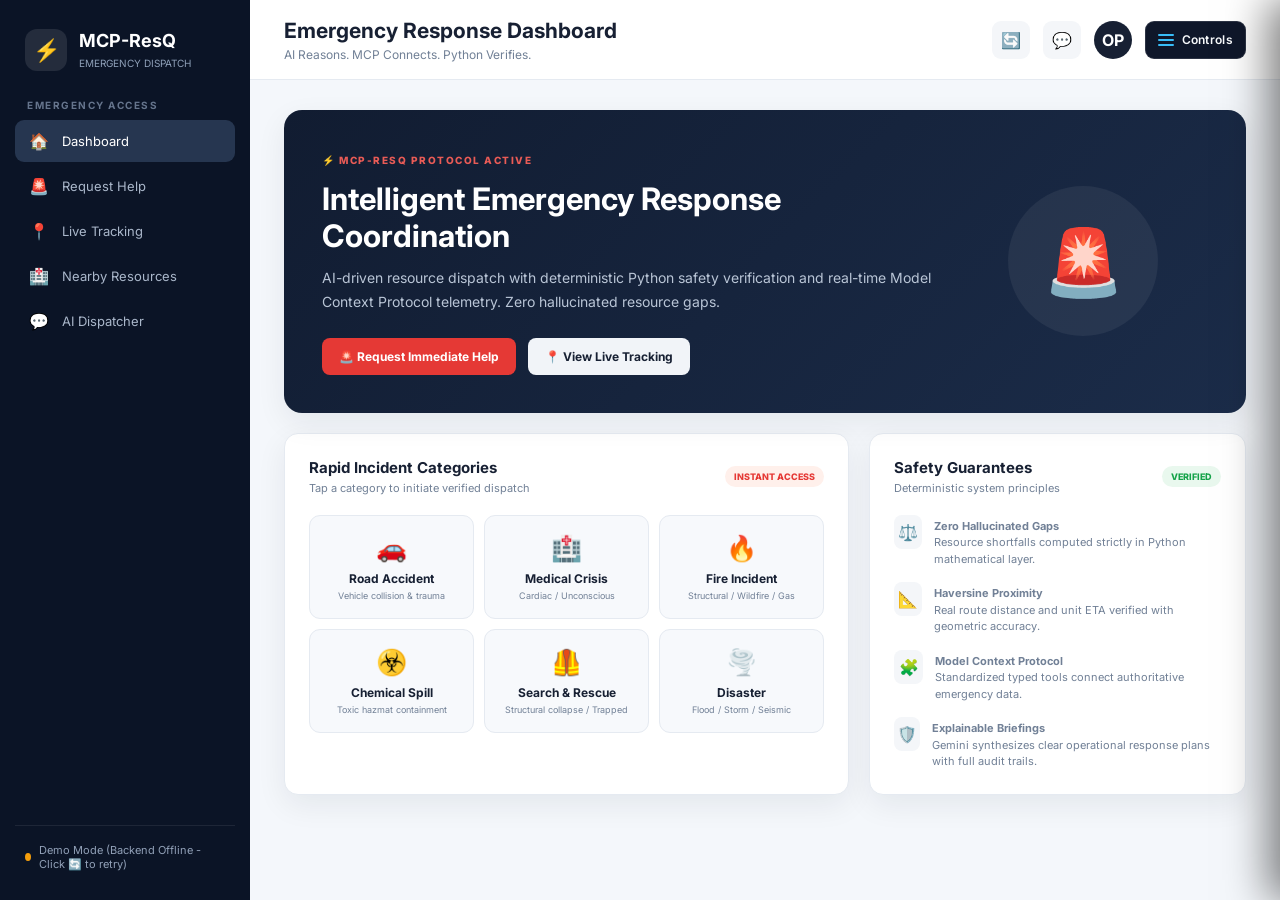
<file: index.html>
<!DOCTYPE html>
<html lang="en">
<head>
    <meta charset="UTF-8">
    <meta name="viewport" content="width=device-width, initial-scale=1.0">
    <title>MCP-ResQ — Emergency Resource Coordination Platform</title>
    <link rel="preconnect" href="https://fonts.googleapis.com">
    <link rel="preconnect" href="https://fonts.gstatic.com" crossorigin>
    <link href="https://fonts.googleapis.com/css2?family=Inter:wght@400;500;600;700;800&display=swap" rel="stylesheet">
    <link rel="stylesheet" href="style.css">
</head>
<body>
    <div class="app">
        <!-- Sidebar Navigation -->
        <aside class="sidebar">
            <div class="brand">
                <div class="brand-icon">⚡</div>
                <div>
                    <h2>MCP-ResQ</h2>
                    <span>EMERGENCY DISPATCH</span>
                </div>
            </div>

            <div class="nav-section">
                <p>EMERGENCY ACCESS</p>
                <button class="nav-item active" data-page="page-home" onclick="switchPage('page-home')">
                    <span>🏠</span>
                    <span>Dashboard</span>
                </button>
                <button class="nav-item" data-page="page-emergency" onclick="switchPage('page-emergency')">
                    <span>🚨</span>
                    <span>Request Help</span>
                </button>
                <button class="nav-item" data-page="page-tracking" onclick="switchPage('page-tracking')">
                    <span>📍</span>
                    <span>Live Tracking</span>
                </button>
                <button class="nav-item" data-page="page-nearby" onclick="switchPage('page-nearby')">
                    <span>🏥</span>
                    <span>Nearby Resources</span>
                </button>
                <button class="nav-item" data-page="page-chat" onclick="switchPage('page-chat')">
                    <span>💬</span>
                    <span>AI Dispatcher</span>
                </button>
            </div>

            <div class="sidebar-bottom">
                <div class="connection" onclick="refreshAllData()" style="cursor: pointer;" title="Click to test / reconnect backend">
                    <span class="connection-dot" id="backend-status-indicator"></span>
                    <span id="backend-status-text">Backend Connected</span>
                </div>
            </div>

        </aside>

        <!-- Main Workspace -->
        <main class="main">
            <!-- Topbar Header -->
            <header class="topbar">
                <div>
                    <h1 id="topbar-title">Emergency Response Dashboard</h1>
                    <p id="topbar-subtitle">AI Reasons. MCP Connects. Python Verifies.</p>
                </div>
                <div class="top-actions">
                    <button class="icon-button" title="Refresh Telemetry" onclick="refreshAllData()">🔄</button>
                    <button class="icon-button" title="Emergency AI Dispatcher" onclick="switchPage('page-chat')">💬</button>
                    <div class="profile" title="Operator Active">OP</div>
                    <button class="sandwich-btn" id="operator-sandwich-btn" onclick="toggleOperatorDrawer()" title="Operator & System Controls (☰)" aria-label="Toggle Operator Controls">
                        <span class="sandwich-lines">
                            <span></span>
                            <span></span>
                            <span></span>
                        </span>
                        <span class="sandwich-label">Controls</span>
                    </button>
                </div>
            </header>

            <div class="content">
                <!-- PAGE 1: HOME / DASHBOARD -->
                <section id="page-home" class="page active">
                    <div class="hero">
                        <div class="hero-content">
                            <span class="hero-label">⚡ MCP-RESQ PROTOCOL ACTIVE</span>
                            <h2>Intelligent Emergency Response Coordination</h2>
                            <p>AI-driven resource dispatch with deterministic Python safety verification and real-time Model Context Protocol telemetry. Zero hallucinated resource gaps.</p>
                            <div style="display: flex; gap: 12px; flex-wrap: wrap;">
                                <button class="primary-button" onclick="switchPage('page-emergency')">🚨 Request Immediate Help</button>
                                <button class="secondary-button" onclick="switchPage('page-tracking')">📍 View Live Tracking</button>
                            </div>
                        </div>
                        <div class="hero-icon">🚨</div>
                    </div>

                    <div class="home-grid">
                        <!-- Emergency Categories Card -->
                        <div class="card emergency-card">
                            <div class="card-header">
                                <div>
                                    <h3>Rapid Incident Categories</h3>
                                    <p>Tap a category to initiate verified dispatch</p>
                                </div>
                                <span class="status-badge responding">INSTANT ACCESS</span>
                            </div>

                            <div class="emergency-types">
                                <div class="emergency-type" onclick="quickReport('accident')">
                                    <span>🚗</span>
                                    <strong>Road Accident</strong>
                                    <small>Vehicle collision & trauma</small>
                                </div>
                                <div class="emergency-type" onclick="quickReport('medical')">
                                    <span>🏥</span>
                                    <strong>Medical Crisis</strong>
                                    <small>Cardiac / Unconscious</small>
                                </div>
                                <div class="emergency-type" onclick="quickReport('fire')">
                                    <span>🔥</span>
                                    <strong>Fire Incident</strong>
                                    <small>Structural / Wildfire / Gas</small>
                                </div>
                                <div class="emergency-type" onclick="quickReport('chemical')">
                                    <span>☣️</span>
                                    <strong>Chemical Spill</strong>
                                    <small>Toxic hazmat containment</small>
                                </div>
                                <div class="emergency-type" onclick="quickReport('rescue')">
                                    <span>🦺</span>
                                    <strong>Search & Rescue</strong>
                                    <small>Structural collapse / Trapped</small>
                                </div>
                                <div class="emergency-type" onclick="quickReport('disaster')">
                                    <span>🌪️</span>
                                    <strong>Disaster</strong>
                                    <small>Flood / Storm / Seismic</small>
                                </div>
                            </div>
                        </div>

                        <!-- Verification Directives Card -->
                        <div class="card safety-card">
                            <div class="card-header">
                                <div>
                                    <h3>Safety Guarantees</h3>
                                    <p>Deterministic system principles</p>
                                </div>
                                <span class="status-badge safe">VERIFIED</span>
                            </div>

                            <div class="safety-list">
                                <div>
                                    <span>⚖️</span>
                                    <p><strong>Zero Hallucinated Gaps</strong><br>Resource shortfalls computed strictly in Python mathematical layer.</p>
                                </div>
                                <div>
                                    <span>📐</span>
                                    <p><strong>Haversine Proximity</strong><br>Real route distance and unit ETA verified with geometric accuracy.</p>
                                </div>
                                <div>
                                    <span>🧩</span>
                                    <p><strong>Model Context Protocol</strong><br>Standardized typed tools connect authoritative emergency data.</p>
                                </div>
                                <div>
                                    <span>🛡️</span>
                                    <p><strong>Explainable Briefings</strong><br>Gemini synthesizes clear operational response plans with full audit trails.</p>
                                </div>
                            </div>
                        </div>
                    </div>
                </section>

                <!-- PAGE 2: REQUEST EMERGENCY HELP -->
                <section id="page-emergency" class="page">
                    <div class="section-heading">
                        <div>
                            <h2>Report Emergency Incident</h2>
                            <p>Submit emergency details for automated AI extraction, MCP tool query, and verified unit dispatch.</p>
                        </div>
                    </div>

                    <div class="emergency-layout">
                        <!-- Incident Submission Form -->
                        <div class="card report-card">
                            <form id="emergency-form" onsubmit="handleEmergencySubmit(event)">
                                <label for="emg-description">Describe the Incident</label>
                                <textarea id="emg-description" placeholder="Describe the situation in detail: location details, injuries, number of people involved, hazard signs..." required>There has been a road accident at MG Road intersection with two individuals injured.</textarea>

                                <div class="suggestions">
                                    <button type="button" onclick="fillSample('chemical')">☣️ Chemical Spill at Lab</button>
                                    <button type="button" onclick="fillSample('accident')">🚗 Multi-vehicle collision</button>
                                    <button type="button" onclick="fillSample('medical')">🏥 Severe cardiac crisis</button>
                                    <button type="button" onclick="fillSample('fire')">🔥 Electrical fire 3rd floor</button>
                                </div>

                                <div class="location-box">
                                    <div class="location-icon">📍</div>
                                    <div>
                                        <strong>Incident Location (GPS)</strong>
                                        <p id="loc-status-msg">Default sector: Central Bengaluru (12.9716, 77.5946)</p>
                                    </div>
                                    <button type="button" class="secondary-button" onclick="detectLocation()">📍 Detect GPS</button>
                                </div>

                                <div style="display: flex; gap: 12px; margin-top: 14px;">
                                    <input type="number" step="any" id="emg-lat" value="12.9716" style="flex: 1; padding: 12px; border: 1px solid var(--border); border-radius: 8px;" placeholder="Latitude" required>
                                    <input type="number" step="any" id="emg-lng" value="77.5946" style="flex: 1; padding: 12px; border: 1px solid var(--border); border-radius: 8px;" placeholder="Longitude" required>
                                </div>

                                <button type="submit" class="primary-button large" id="btn-submit-emergency">
                                    🚨 Detect, Verify & Coordinate Help
                                </button>
                            </form>
                        </div>

                        <!-- Live Analysis & Telemetry Results -->
                        <div class="card detection-card">
                            <div class="card-header">
                                <h3>Live Telemetry & Analysis</h3>
                                <span class="status-badge safe" id="det-emg-verified">READY</span>
                            </div>

                            <div class="analysis-item">
                                <span>Incident ID</span>
                                <strong id="det-emg-id">EMG-1001</strong>
                            </div>
                            <div class="analysis-item">
                                <span>Incident Category</span>
                                <strong id="det-emg-type">ROAD ACCIDENT</strong>
                            </div>
                            <div class="analysis-item">
                                <span>Priority Level</span>
                                <strong id="det-emg-priority">HIGH</strong>
                            </div>
                            <div class="analysis-item">
                                <span>Assigned Fleet Unit</span>
                                <strong id="det-assigned-unit">Ambulance A-12 (Dispatched)</strong>
                            </div>
                            <div class="analysis-item">
                                <span>Designated Facility</span>
                                <strong id="det-hospital">City Emergency Hospital</strong>
                            </div>
                            <div class="analysis-item">
                                <span>Calculated ETA</span>
                                <strong id="det-emg-eta">6-7 minutes</strong>
                            </div>

                            <button type="button" class="primary-button" style="width: 100%; margin-top: 18px;" onclick="switchPage('page-tracking')">
                                📍 Track Responder Live
                            </button>
                        </div>
                    </div>
                </section>

                <!-- PAGE 3: REAL-TIME RESPONSE TRACKING -->
                <section id="page-tracking" class="page">
                    <div class="section-heading">
                        <div>
                            <h2>Real-Time Response Tracking</h2>
                            <p>Live responder movement, verified distance telemetry, and dynamic arrival progression.</p>
                        </div>
                    </div>

                    <div class="tracking-grid">
                        <!-- Tactical Map Canvas -->
                        <div class="card map-card">
                            <div class="map-header">
                                <div>
                                    <h3 id="tracking-map-title">🗺️ Live Google Maps Telemetry</h3>
                                    <p>Bengaluru Emergency Response Zone · Sector A</p>
                                </div>
                                <div style="display: flex; gap: 8px; align-items: center;">
                                    <div class="live-badge" id="live-source-badge" style="background: rgba(245, 158, 11, 0.2); color: #fbbf24; border: 1px solid rgba(245, 158, 11, 0.4);">
                                        <span></span> 🎮 DEMO SIMULATION
                                    </div>
                                    <div class="live-badge" id="live-stream-badge" style="background: rgba(56, 189, 248, 0.2); color: #38bdf8; border: 1px solid rgba(56, 189, 248, 0.4);">
                                        <span></span> HTTP POLLING (1.5s)
                                    </div>
                                </div>
                            </div>

                            <!-- Map Filters & Traffic Overlay -->
                            <div class="map-filter-bar">
                                <button class="map-chip active" id="chip-gmaps-toggle" onclick="toggleTrackingMapView('google')">🗺️ Google Maps (Live)</button>
                                <button class="map-chip" id="chip-tactical-toggle" onclick="toggleTrackingMapView('tactical')">🎮 Tactical Grid</button>
                                <span style="display: inline-block; width: 1px; height: 18px; background: var(--border, #334155); margin: 0 4px; vertical-align: middle;"></span>
                                <button class="map-chip active" id="chip-incident" onclick="toggleMapLayer('incident', this)">📍 Incident</button>
                                <button class="map-chip active" id="chip-unit" onclick="toggleMapLayer('unit', this)">🚑 Responder</button>
                                <button class="map-chip active" id="chip-hospital" onclick="toggleMapLayer('hospital', this)">🏥 Hospital</button>
                                <button class="map-chip active" id="chip-safe" onclick="toggleMapLayer('safe', this)">🛡️ Safe Zone</button>
                                <button class="map-chip" onclick="centerMapOn('incident')">🎯 Center Incident</button>
                                <button class="map-chip" onclick="centerMapOn('unit')">🎯 Center Unit</button>
                                <div class="traffic-badge smooth" id="map-traffic-tag">🚦 Traffic: Moderate (Google Routes)</div>
                            </div>

                            <div class="map" id="map-canvas" style="position: relative; overflow: hidden;">
                                <div id="civilian-google-map" style="position: absolute; inset: 0; width: 100%; height: 100%; z-index: 12;"></div>
                                <div id="map-fallback-tag" style="display: none; position: absolute; top: 10px; right: 10px; z-index: 15; background: rgba(245, 158, 11, 0.2); border: 1px solid rgba(245, 158, 11, 0.4); color: #fbbf24; padding: 4px 8px; border-radius: 4px; font-size: 10px; font-weight: 700; font-family: monospace;">🎮 DEMO / FALLBACK ROUTE</div>

                                <!-- Tactical Approaching Route SVG Layer -->
                                <svg id="tactical-route-svg" style="position: absolute; inset: 0; width: 100%; height: 100%; pointer-events: none; z-index: 2;">
                                    <line id="tactical-route-line" x1="25%" y1="25%" x2="55%" y2="55%" stroke="#38bdf8" stroke-width="5" stroke-linecap="round" stroke-dasharray="8 6" opacity="0.95" />
                                </svg>

                                <div class="road road-one"></div>
                                <div class="road road-two"></div>
                                <div class="road road-three"></div>
                                <div class="road road-four"></div>

                                <div class="map-marker user-marker" id="map-incident-marker">
                                    📍
                                    <span id="map-incident-label">INCIDENT (12.9716, 77.5946)</span>
                                </div>
                                <div class="map-marker response-marker" id="map-unit-marker">
                                    🚑
                                    <span id="map-unit-label">AMBULANCE A-12</span>
                                </div>
                                <div class="map-marker hospital-marker" id="map-hospital-marker">
                                    🏥
                                    <span>CITY HOSPITAL</span>
                                </div>
                                <div class="map-marker" id="map-safe-marker" style="position: absolute; left: 74%; top: 22%; background: #059669; color: #fff; padding: 4px 8px; border-radius: 6px; font-size: 10px; font-weight: 700; z-index: 10; box-shadow: 0 2px 6px rgba(0,0,0,0.3);">
                                    🛡️
                                    <span>SAFE ZONE (Arena)</span>
                                </div>

                                <div class="map-controls">
                                    <button onclick="zoomMap(1)">+</button>
                                    <button onclick="zoomMap(-1)">−</button>
                                </div>
                            </div>
                        </div>

                        <!-- Telemetry Metrics Card -->
                        <div class="card response-card">
                            <div class="response-header">
                                <div class="response-icon" id="track-unit-icon">🚑</div>
                                <div>
                                    <span class="status-badge responding" id="track-status-pill">EN ROUTE</span>
                                    <h3 id="track-unit-name">Ambulance A-12</h3>
                                </div>
                            </div>

                            <div class="distance-display">
                                <strong id="track-distance">Calculating...</strong>
                                <span id="track-distance-unit"> km away</span>
                            </div>

                            <div class="eta-box">
                                <span>Estimated Arrival</span>
                                <strong id="track-eta">Calculating...</strong>
                            </div>

                            <div id="arrival-scene-banner" style="display:none; margin-top:14px; background: rgba(16,185,129,0.2); border: 1px solid #10b981; color: #34d399; padding: 10px; border-radius: 6px; font-weight: 700; font-size: 13px; text-align: center;">
                                ✅ Responder Unit Has Arrived On Scene
                            </div>

                            <div class="progress-container">
                                <div class="progress-label">
                                    <span>Route Completion</span>
                                    <strong id="track-progress-num">0%</strong>
                                </div>
                                <div class="progress">
                                    <div id="track-progress-bar" style="width: 0%;"></div>
                                </div>
                            </div>

                            <div class="response-details">
                                <div>
                                    <span>Incident Reference</span>
                                    <strong id="track-emg-id">EMG-1001</strong>
                                </div>
                                <div>
                                    <span>Telemetry Status</span>
                                    <strong id="track-data-status" style="color: var(--blue);">SIMULATED LIVE TRACKING</strong>
                                </div>
                                <div>
                                    <span>Travel Speed</span>
                                    <strong id="track-speed">Calculating...</strong>
                                </div>
                                <div>
                                    <span>Traffic Condition</span>
                                    <strong id="track-traffic">Analyzing (Google Routes)...</strong>
                                </div>
                                <div>
                                    <span>Departed From</span>
                                    <strong id="track-from">MG Road Station</strong>
                                </div>
                                <div>
                                    <span>Destination</span>
                                    <strong id="track-destination">Incident Location (12.9716, 77.5946)</strong>
                                </div>
                                <div>
                                    <span>Last Telemetry Update</span>
                                    <strong id="track-updated">Just now</strong>
                                </div>
                            </div>

                            <div style="display: flex; gap: 10px; margin-top: 18px;">
                                <button class="secondary-button" style="flex: 1;" id="btn-toggle-ws" onclick="toggleLiveWebSocketTracking()">📡 Live WebSocket Stream</button>
                                <button class="primary-button" style="flex: 1;" onclick="switchPage('page-chat')">💬 Dispatch AI</button>
                            </div>
                        </div>
                    </div>
                </section>

                <!-- PAGE 4: NEARBY RESOURCES -->
                <section id="page-nearby" class="page">
                    <div class="section-heading">
                        <div>
                            <h2>Nearby Emergency Resources & Hospitals</h2>
                            <p>Verified medical facilities, emergency units, and containment safe zones identified via MCP.</p>
                        </div>
                    </div>

                    <div class="filter-row">
                        <button class="filter-button active" onclick="filterNearby('all', this)">All Resources</button>
                        <button class="filter-button" onclick="filterNearby('hospital', this)">Hospitals</button>
                        <button class="filter-button" onclick="filterNearby('fire', this)">Fire Stations</button>
                        <button class="filter-button" onclick="filterNearby('rescue', this)">Rescue Units</button>
                    </div>

                    <div class="nearby-grid" id="nearby-results-grid">
                        <!-- Populated dynamically via fetchNearbyHelp() -->
                        <div class="nearby-card">
                            <div class="nearby-icon">🏥</div>
                            <div class="nearby-info">
                                <h3>City Emergency Hospital</h3>
                                <p>Central Bengaluru · 3.2 km away (~8 mins)</p>
                                <div class="nearby-meta">
                                    <span>Beds: 12 Available</span>
                                    <span>ICU: Yes</span>
                                    <span>Trauma: Level 1</span>
                                </div>
                            </div>
                            <div class="nearby-actions">
                                <button class="small-button primary" onclick="sendQuickPrompt('Check capacity of City Emergency Hospital')">Inquire</button>
                            </div>
                        </div>
                    </div>
                </section>

                <!-- PAGE 5: AI DISPATCH ASSISTANT -->
                <section id="page-chat" class="page">
                    <div class="section-heading">
                        <div>
                            <h2>MCP-ResQ AI Dispatch Assistant</h2>
                            <p>Ask real-time questions. Responses are reasoned over verified MCP tool context using Gemini.</p>
                        </div>
                    </div>

                    <div class="chat-container card">
                        <div class="chat-header">
                            <div class="assistant-avatar">🤖</div>
                            <div>
                                <h3>ResQ AI Dispatch Assistant</h3>
                                <span>Connected to Model Context Protocol Servers</span>
                            </div>
                            <span class="status-badge ai-status">REASONING ONLINE</span>
                        </div>

                        <div class="chat-messages" id="chat-messages">
                            <div class="chat-message">
                                <div class="message-avatar">🤖</div>
                                <div class="message-content">
                                    <p>Hello! I am your MCP-ResQ emergency decision-support assistant. I have live access to verified resource telemetry, nearby hospital readiness, and deterministic verification. How can I assist you right now?</p>
                                </div>
                            </div>
                        </div>

                        <div class="chat-suggestions">
                            <button onclick="sendQuickPrompt('Where is the ambulance right now?')">🚑 Where is the ambulance?</button>
                            <button onclick="sendQuickPrompt('How far is the ambulance from incident EMG-1001?')">📏 How far away is it?</button>
                            <button onclick="sendQuickPrompt('Which hospital has ICU availability?')">🏥 Which hospital has ICU?</button>
                            <button onclick="sendQuickPrompt('How many emergency fleet units are available?')">🔢 Fleet availability</button>
                            <button onclick="sendQuickPrompt('What safety precautions should be taken for a chemical spill?')">☣️ Chemical spill safety</button>
                        </div>

                        <form class="chat-input" onsubmit="handleChatSubmit(event)">
                            <input type="text" id="chat-input-field" placeholder="Ask AI dispatcher about ambulance ETA, hospitals, or first-aid instructions..." required>
                            <button type="submit" id="btn-send-chat">➤</button>
                        </form>
                    </div>
                </section>

                <!-- PAGE 6: OPERATOR CONTROL CENTER -->
                <section id="page-control" class="page">
                    <div class="section-heading">
                        <div>
                            <h2>Operator & Technical Control Center</h2>
                            <p>Real-time fleet inventory, authoritative dispatch actions, and verified system telemetry.</p>
                        </div>
                    </div>

                    <div class="incident-switcher" id="incident-switcher-bar">
                        <div class="incident-tab active" onclick="switchIncident('EMG-1001', this)">
                            <span>🚗</span> EMG-1001: Road Accident (MG Road)
                        </div>
                        <div class="incident-tab" onclick="switchIncident('EMG-1002', this)">
                            <span>☣️</span> EMG-1002: Hazmat Acid Spill (Lab 3)
                        </div>
                        <div class="incident-tab" onclick="switchIncident('EMG-1003', this)">
                            <span>🔥</span> EMG-1003: High-Rise Electrical Fire
                        </div>
                    </div>

                    <div class="stats-grid">
                        <div class="stat-card">
                            <span>🚑</span>
                            <div>
                                <small>Ambulances Ready</small>
                                <strong id="ctrl-stat-amb">2</strong>
                            </div>
                        </div>
                        <div class="stat-card">
                            <span>🚒</span>
                            <div>
                                <small>Fire Engines Ready</small>
                                <strong id="ctrl-stat-fire">2</strong>
                            </div>
                        </div>
                        <div class="stat-card">
                            <span>🦺</span>
                            <div>
                                <small>Rescue Teams Ready</small>
                                <strong id="ctrl-stat-rescue">1</strong>
                            </div>
                        </div>
                        <div class="stat-card">
                            <span>🚨</span>
                            <div>
                                <small>Active Incidents</small>
                                <strong id="ctrl-stat-emg">1</strong>
                            </div>
                        </div>
                    </div>

                    <div class="control-grid">
                        <!-- Fleet Resource Table -->
                        <div class="card">
                            <div class="card-header">
                                <div>
                                    <h3>Emergency Fleet Inventory</h3>
                                    <p>Live inventory connected via Resource MCP Server</p>
                                </div>
                                <button class="secondary-button" style="padding: 6px 12px; font-size: 11px;" onclick="fetchFleetUnits()">🔄 Refresh Fleet</button>
                            </div>

                            <div class="resource-table">
                                <div class="table-header">
                                    <div>UNIT</div>
                                    <div>NAME</div>
                                    <div>STATION</div>
                                    <div>STATUS</div>
                                    <div>ACTION</div>
                                </div>
                                <div id="fleet-table-body">
                                    <!-- Dynamic rows from fetchFleetUnits() -->
                                </div>
                            </div>
                        </div>

                        <!-- Active Operational State -->
                        <div class="card">
                            <div class="card-header">
                                <div>
                                    <h3>Active Incident Telemetry</h3>
                                    <p>Verified coordination status</p>
                                </div>
                                <span class="status-badge safe">DETERMINISTIC OK</span>
                            </div>

                            <div class="operator-data">
                                <div>
                                    <span>Incident Ref</span>
                                    <strong id="op-active-id">EMG-1001</strong>
                                </div>
                                <div>
                                    <span>Category</span>
                                    <strong id="op-active-type">ROAD ACCIDENT</strong>
                                </div>
                                <div>
                                    <span>Verified Coordinates</span>
                                    <strong>12.9716, 77.5946</strong>
                                </div>
                                <div>
                                    <span>Assigned Unit</span>
                                    <strong id="op-assigned-unit">Ambulance A-12</strong>
                                </div>
                                <div>
                                    <span>Designated Hospital</span>
                                    <strong id="op-assigned-hosp">City Emergency Hospital</strong>
                                </div>
                                <div>
                                    <span>Python Mathematical Check</span>
                                    <strong style="color: var(--green);">PASSED (0 Gaps)</strong>
                                </div>
                            </div>

                            <div style="margin-top: 24px;">
                                <h3 style="font-size: 13px; margin-bottom: 12px;">Live Operational Activity</h3>
                                <div class="activity-list" id="activity-feed">
                                    <div class="activity-item">
                                        <span>⚡</span>
                                        <div>
                                            <strong>MCP Servers initialized</strong>
                                            <small>Incident, Resource, Safety, Maps servers live</small>
                                        </div>
                                    </div>
                                    <div class="activity-item">
                                        <span>🚨</span>
                                        <div>
                                            <strong>Incident EMG-1001 recorded</strong>
                                            <small>Coordinates (12.9716, 77.5946) verified</small>
                                        </div>
                                    </div>
                                    <div class="activity-item">
                                        <span>🚑</span>
                                        <div>
                                            <strong>Unit AMB-101 dispatched</strong>
                                            <small>Haversine calculated distance: 2.1 km</small>
                                        </div>
                                    </div>
                                </div>
                            </div>
                        </div>
                    </div>

                    <!-- What-If Capacity Drift Simulation Panel -->
                    <div class="whatif-panel">
                        <div class="whatif-header">
                            <div>
                                <h3>⚖️ Deterministic Python What-If Capacity Simulator</h3>
                                <p style="font-size: 12px; color: var(--muted); margin-top: 2px;">Evaluate resource gap deltas, hospital ICU strain, and traffic surges mathematically without LLM hallucination.</p>
                            </div>
                            <span class="status-badge safe" id="whatif-status-badge">PYTHON VERIFIED</span>
                        </div>

                        <div class="whatif-scenarios">
                            <button class="scenario-chip active" onclick="runWhatIfScenario('add_resource', this)">➕ Add Ambulance (Mutual Aid)</button>
                            <button class="scenario-chip" onclick="runWhatIfScenario('remove_resource', this)">➖ Nearest Ambulance Breakdown</button>
                            <button class="scenario-chip" onclick="runWhatIfScenario('hospital_icu_loss', this)">🏥 Hospital Loses ICU Capacity</button>
                            <button class="scenario-chip" onclick="runWhatIfScenario('traffic_surge', this)">🚦 +30% Traffic Surge</button>
                            <button class="scenario-chip" onclick="runWhatIfScenario('simultaneous_emergencies', this)">⚡ Dual Simultaneous Emergencies</button>
                        </div>

                        <div class="whatif-result-card" id="whatif-results">
                            <div class="whatif-metric">
                                <small>Initial Resource Deficit</small>
                                <strong id="whatif-initial-gap" style="color: var(--primary);">Gap = 1 Unit</strong>
                            </div>
                            <div class="whatif-metric">
                                <small>Post-Simulation Deficit</small>
                                <strong id="whatif-post-gap" style="color: var(--green);">Gap = 0 Units</strong>
                            </div>
                            <div class="whatif-metric">
                                <small>Mathematical Feasibility</small>
                                <strong id="whatif-feasibility" style="color: var(--blue);">FEASIBLE (VERIFIED)</strong>
                            </div>
                            <div class="whatif-explanation" id="whatif-text">
                                Scenario: Mutual-aid redeployment of 1 emergency ambulance to Sector A. Deficit eliminated deterministically.
                            </div>
                        </div>
                    </div>
                </section>

                <!-- PAGE 7: MCP TOOLS EXPLORER -->
                <section id="page-mcp" class="page">
                    <div class="section-heading">
                        <div>
                            <h2>Model Context Protocol (MCP) Tools Explorer</h2>
                            <p>Authoritative MCP servers exposing 29 structured, typed tools to AI agents.</p>
                        </div>
                    </div>

                    <div class="mcp-grid">
                        <div class="mcp-card">
                            <span>📍</span>
                            <h3>Location MCP</h3>
                            <p>Real-time GPS coordinates of responder units, incident points, and spatial boundaries.</p>
                            <span class="service-status">ACTIVE · 2 TOOLS</span>
                            <button onclick="testMcpTool('location')">Test Location</button>
                        </div>

                        <div class="mcp-card">
                            <span>🚒</span>
                            <h3>Resource MCP</h3>
                            <p>Discovery, ranking, capabilities, and gap analysis across 10 responder vehicle roles.</p>
                            <span class="service-status">ACTIVE · 5 TOOLS</span>
                            <button onclick="testMcpTool('resource')">Test Resources</button>
                        </div>

                        <div class="mcp-card">
                            <span>🏥</span>
                            <h3>Hospital MCP</h3>
                            <p>Live bed capacity, ICU availability, trauma tiers, and facility diversion status.</p>
                            <span class="service-status">ACTIVE · 5 TOOLS</span>
                            <button onclick="testMcpTool('hospital')">Test Hospital</button>
                        </div>

                        <div class="mcp-card">
                            <span>🧭</span>
                            <h3>Routing MCP</h3>
                            <p>Traffic-aware route geometry and ETA with Google Routes & Haversine fallback.</p>
                            <span class="service-status">ACTIVE · 4 TOOLS</span>
                            <button onclick="testMcpTool('routing')">Test Routing</button>
                        </div>

                        <div class="mcp-card">
                            <span>🛡️</span>
                            <h3>Safety MCP</h3>
                            <p>Hazard perimeters, designated assembly shelters, and evacuation corridors.</p>
                            <span class="service-status">ACTIVE · 3 TOOLS</span>
                            <button onclick="testMcpTool('safety')">Test Safety</button>
                        </div>

                        <div class="mcp-card">
                            <span>📊</span>
                            <h3>Analytics MCP</h3>
                            <p>Fleet utilization metrics, incident historical stats, and response time variance.</p>
                            <span class="service-status">ACTIVE · 3 TOOLS</span>
                            <button onclick="testMcpTool('analytics')">Test Analytics</button>
                        </div>
                    </div>

                    <div class="card mcp-log-card">
                        <div style="display: flex; justify-content: space-between; align-items: center; margin-bottom: 12px;">
                            <h3>Live MCP Tool Call Console</h3>
                            <button class="secondary-button" style="padding: 5px 12px; font-size: 11px;" onclick="clearMcpLog()">Clear Console</button>
                        </div>
                        <pre class="mcp-log" id="mcp-console-output">// Click "Test ..." on any MCP card above to view structured response payload</pre>
                    </div>

                    <!-- Real-Time MCP Execution Trace Table -->
                    <div class="trace-container">
                        <div class="trace-header">
                            <div>
                                <h3 style="font-size: 14px; font-weight: 700; color: var(--text);">📡 Live MCP Tool Execution Trace Stream</h3>
                                <p style="font-size: 11px; color: var(--muted); margin-top: 2px;">Real-time audit log of Model Context Protocol calls with execution latencies and provenance.</p>
                            </div>
                            <div style="display: flex; gap: 8px;">
                                <button class="secondary-button" style="padding: 5px 12px; font-size: 11px;" onclick="fetchMcpTraces()">🔄 Refresh Trace</button>
                                <button class="secondary-button" style="padding: 5px 12px; font-size: 11px;" onclick="clearMcpTraces()">Clear Log</button>
                            </div>
                        </div>
                        <table class="trace-table">
                            <thead>
                                <tr>
                                    <th>TRACE ID</th>
                                    <th>TOOL NAME</th>
                                    <th>DURATION</th>
                                    <th>STATUS</th>
                                    <th>PROVENANCE</th>
                                    <th>VERIFIED</th>
                                    <th>TIME</th>
                                </tr>
                            </thead>
                            <tbody id="mcp-trace-tbody">
                                <tr>
                                    <td colspan="7" style="text-align: center; color: var(--muted); padding: 18px;">Awaiting MCP tool execution telemetry...</td>
                                </tr>
                            </tbody>
                        </table>
                    </div>
                </section>

                <!-- PAGE 8: DETERMINISTIC PYTHON VERIFICATION -->
                <section id="page-verification" class="page">
                    <div class="section-heading">
                        <div>
                            <h2>Deterministic Python Verification Engine</h2>
                            <p>Life-safety guarantees: Pure mathematical calculations with zero hallucinated gaps, distances, or counts.</p>
                        </div>
                    </div>

                    <div class="verification-grid">
                        <div class="verification-card">
                            <span>📐</span>
                            <div>
                                <small>Spatial Geometry</small>
                                <strong>Haversine Formula (R = 6,371 km)</strong>
                            </div>
                        </div>

                        <div class="verification-card">
                            <span>⚖️</span>
                            <div>
                                <small>Resource Allocation</small>
                                <strong>Mathematical Gap Calculation</strong>
                            </div>
                        </div>

                        <div class="verification-card">
                            <span>🔒</span>
                            <div>
                                <small>Safety Constraints</small>
                                <strong>Zero-Hallucination Guardrails</strong>
                            </div>
                        </div>

                        <div class="verification-card">
                            <span>⏱️</span>
                            <div>
                                <small>Simulation Engine</small>
                                <strong>What-If Capacity Drift Math</strong>
                            </div>
                        </div>
                    </div>

                    <div style="margin-top: 24px;">
                        <div class="system-grid">
                            <div class="system-card">
                                <div class="system-icon">⚡</div>
                                <div>
                                    <h3>FastAPI Service</h3>
                                    <p>High-performance REST API routing</p>
                                </div>
                                <span class="system-online">ONLINE</span>
                            </div>

                            <div class="system-card">
                                <div class="system-icon">🤖</div>
                                <div>
                                    <h3>Gemini AI Orchestrator</h3>
                                    <p>MCP reasoning & transparent briefings</p>
                                </div>
                                <span class="system-online">ONLINE</span>
                            </div>

                            <div class="system-card">
                                <div class="system-icon">🔌</div>
                                <div>
                                    <h3>Model Context Protocol</h3>
                                    <p>Standardized tool context across services</p>
                                </div>
                                <span class="system-online">ONLINE</span>
                            </div>

                            <div class="system-card">
                                <div class="system-icon">🛡️</div>
                                <div>
                                    <h3>Python Verifier</h3>
                                    <p>Mathematical life-safety verification</p>
                                </div>
                                <span class="system-online">ONLINE</span>
                            </div>
                        </div>
                    </div>
                </section>
            </div>
        </main>
    </div>

    <!-- Operator Controls Sandwich Menu (Right-Side Drawer) -->
    <div id="operator-drawer-backdrop" class="drawer-backdrop" onclick="toggleOperatorDrawer(false)"></div>
    <aside id="operator-drawer" class="operator-drawer" aria-label="Operator Controls Menu">
        <div class="drawer-header">
            <div class="drawer-title-group">
                <span class="drawer-icon">🎛️</span>
                <div>
                    <h3 class="drawer-title">OPERATOR CONTROLS</h3>
                    <span class="drawer-subtitle">Tactical Deck, Fleet & Verification</span>
                </div>
            </div>
            <button class="drawer-close-btn" onclick="toggleOperatorDrawer(false)" title="Close Menu (Esc)" aria-label="Close">✕</button>
        </div>

        <div class="drawer-body">
            <div class="drawer-section-label">TACTICAL COMMAND DECK</div>
            <button class="nav-item drawer-item standout-operator-btn" onclick="openOperatorControlCentre(); toggleOperatorDrawer(false);">
                <span>🖥️</span>
                <div class="item-text">
                    <strong>Operator Control Centre ↗</strong>
                    <small>Full simulation deck, map & audit ledger</small>
                </div>
            </button>

            <div class="drawer-section-label" style="margin-top: 18px;">PLATFORM CAPABILITIES</div>
            <button class="nav-item drawer-item" data-page="page-control" onclick="switchPage('page-control'); toggleOperatorDrawer(false);">
                <span>🎛️</span>
                <div class="item-text">
                    <strong>Control Center</strong>
                    <small>Fleet inventory & manual unit dispatch</small>
                </div>
            </button>

            <button class="nav-item drawer-item" data-page="page-mcp" onclick="switchPage('page-mcp'); toggleOperatorDrawer(false);">
                <span>🧩</span>
                <div class="item-text">
                    <strong>MCP Explorer</strong>
                    <small>Standardized tool registry & diagnostics</small>
                </div>
            </button>

            <button class="nav-item drawer-item" data-page="page-verification" onclick="switchPage('page-verification'); toggleOperatorDrawer(false);">
                <span>🛡️</span>
                <div class="item-text">
                    <strong>Verification Engine</strong>
                    <small>Deterministic Python zero-hallucination checks</small>
                </div>
            </button>

            <div class="drawer-footer">
                <div class="connection-status-pill">
                    <span class="status-indicator-dot online"></span>
                    <span>Core Engine: Python Verified</span>
                </div>
                <div class="drawer-meta-info">
                    <span>Operator Mode: Dev Authorized</span>
                    <button class="text-link-btn" onclick="openOperatorControlCentre(); toggleOperatorDrawer(false);">Launch Deck</button>
                </div>
            </div>
        </div>
    </aside>

    <!-- Toast Notification Container -->
    <div class="toast-container" id="toast-container"></div>

    <script src="script.js"></script>
</body>
</html>
</file>
<file: style.css>
* {
    margin: 0;
    padding: 0;
    box-sizing: border-box;
}

:root {
    --bg: #f4f7fb;
    --card: #ffffff;
    --sidebar: #0b1426;
    --sidebar-light: #16233a;
    --text: #172033;
    --muted: #718096;
    --border: #e5eaf1;
    --primary: #e53935;
    --primary-dark: #c62828;
    --blue: #2563eb;
    --green: #16a34a;
    --orange: #f97316;
    --purple: #7c3aed;
    --shadow: 0 10px 30px rgba(15, 23, 42, 0.07);
}

body {
    font-family: "Inter", sans-serif;
    background: var(--bg);
    color: var(--text);
}

button,
input,
textarea {
    font-family: inherit;
}

button {
    cursor: pointer;
    border: none;
}

.app {
    display: flex;
    min-height: 100vh;
}

.sidebar {
    width: 250px;
    background: var(--sidebar);
    color: white;
    padding: 24px 15px;
    position: fixed;
    top: 0;
    left: 0;
    bottom: 0;
    display: flex;
    flex-direction: column;
    z-index: 100;
}

.brand {
    display: flex;
    align-items: center;
    gap: 12px;
    padding: 5px 10px 28px;
}

.brand-icon {
    width: 42px;
    height: 42px;
    background: rgba(255, 255, 255, 0.1);
    border-radius: 12px;
    display: flex;
    align-items: center;
    justify-content: center;
    font-size: 22px;
}

.brand h2 {
    font-size: 18px;
}

.brand span {
    color: #8fa0b8;
    font-size: 10px;
}

.nav-section {
    margin-bottom: 24px;
}

.nav-section>p {
    color: #66758d;
    font-size: 10px;
    font-weight: 700;
    letter-spacing: 1.5px;
    padding: 0 12px 9px;
}

.nav-item {
    width: 100%;
    padding: 11px 13px;
    background: transparent;
    color: #aab7ca;
    border-radius: 9px;
    display: flex;
    align-items: center;
    gap: 12px;
    text-align: left;
    margin-bottom: 3px;
    font-size: 13px;
}

.nav-item:hover {
    background: var(--sidebar-light);
    color: white;
}

.nav-item.active {
    background: #263650;
    color: white;
}

.nav-item span:first-child {
    width: 22px;
    text-align: center;
    font-size: 16px;
}

.control-section {
    margin-top: 5px;
}

.sidebar-bottom {
    margin-top: auto;
    border-top: 1px solid rgba(255, 255, 255, .08);
    padding: 17px 10px 5px;
}

.connection {
    display: flex;
    align-items: center;
    gap: 8px;
    font-size: 11px;
    color: #91a0b7;
}

.connection-dot {
    width: 8px;
    height: 8px;
    border-radius: 50%;
    background: #f59e0b;
}

.main {
    margin-left: 250px;
    width: calc(100% - 250px);
}

.topbar {
    height: 80px;
    background: white;
    border-bottom: 1px solid var(--border);
    padding: 0 34px;
    display: flex;
    align-items: center;
    justify-content: space-between;
}

.topbar h1 {
    font-size: 21px;
    margin-bottom: 4px;
}

.topbar p {
    color: var(--muted);
    font-size: 12px;
}

.top-actions {
    display: flex;
    align-items: center;
    gap: 13px;
}

.icon-button {
    width: 38px;
    height: 38px;
    border-radius: 9px;
    background: #f4f6f9;
    font-size: 16px;
}

.profile {
    width: 38px;
    height: 38px;
    border-radius: 50%;
    background: #172033;
    color: white;
    display: flex;
    align-items: center;
    justify-content: center;
    font-weight: 700;
}

.content {
    padding: 30px 34px 50px;
}

.page {
    display: none;
}

.page.active {
    display: block;
}

.hero {
    min-height: 260px;
    background: linear-gradient(135deg, #111c31, #1b2c49);
    border-radius: 18px;
    padding: 38px;
    color: white;
    display: flex;
    justify-content: space-between;
    align-items: center;
    overflow: hidden;
    position: relative;
    box-shadow: var(--shadow);
}

.hero-content {
    max-width: 650px;
}

.hero-label,
.eyebrow {
    color: #e95b56;
    font-size: 10px;
    font-weight: 800;
    letter-spacing: 1.5px;
}

.hero h2 {
    font-size: 31px;
    margin: 12px 0;
}

.hero p {
    color: #b9c5d6;
    font-size: 14px;
    line-height: 1.7;
    margin-bottom: 24px;
}

.hero-icon {
    width: 150px;
    height: 150px;
    border-radius: 50%;
    background: rgba(255, 255, 255, .06);
    display: flex;
    align-items: center;
    justify-content: center;
    font-size: 65px;
    margin-right: 50px;
}

.primary-button,
.secondary-button {
    padding: 11px 17px;
    border-radius: 8px;
    font-size: 12px;
    font-weight: 700;
    transition: .2s;
}

.primary-button {
    background: var(--primary);
    color: white;
}

.primary-button:hover {
    background: var(--primary-dark);
    transform: translateY(-1px);
}

.primary-button.large {
    width: 100%;
    padding: 14px;
    margin-top: 20px;
}

.secondary-button {
    background: #f1f4f8;
    color: var(--text);
}

.secondary-button:hover {
    background: #e6ebf2;
}

.home-grid {
    display: grid;
    grid-template-columns: 1.5fr 1fr;
    gap: 20px;
    margin-top: 20px;
}

.card {
    background: var(--card);
    border: 1px solid var(--border);
    border-radius: 14px;
    box-shadow: var(--shadow);
}

.emergency-card,
.safety-card {
    padding: 24px;
}

.card-header {
    display: flex;
    justify-content: space-between;
    align-items: center;
    margin-bottom: 20px;
}

.card-header h3 {
    font-size: 15px;
}

.card-header p {
    color: var(--muted);
    font-size: 11px;
    margin-top: 4px;
}

.emergency-types {
    display: grid;
    grid-template-columns: repeat(3, 1fr);
    gap: 10px;
}

.emergency-type {
    background: #f7f9fc;
    border: 1px solid var(--border);
    border-radius: 11px;
    padding: 17px 10px;
    text-align: center;
    transition: .2s;
}

.emergency-type:hover {
    border-color: #f0aaa8;
    background: #fff7f7;
    transform: translateY(-2px);
}

.emergency-type span {
    display: block;
    font-size: 25px;
    margin-bottom: 8px;
}

.emergency-type strong {
    display: block;
    font-size: 12px;
}

.emergency-type small {
    color: var(--muted);
    font-size: 9px;
    display: block;
    margin-top: 4px;
}

.status-badge {
    display: inline-flex;
    align-items: center;
    padding: 5px 9px;
    border-radius: 20px;
    font-size: 9px;
    font-weight: 800;
    background: #f0f2f5;
    color: #64748b;
}

.status-badge.safe {
    background: #e9f8ee;
    color: var(--green);
}

.status-badge.responding {
    background: #fff0eb;
    color: var(--primary);
}

.ai-status {
    background: #f0eafe;
    color: var(--purple);
}

.safety-list {
    display: flex;
    flex-direction: column;
    gap: 15px;
}

.safety-list div {
    display: flex;
    align-items: flex-start;
    gap: 12px;
}

.safety-list span {
    width: 34px;
    height: 34px;
    border-radius: 8px;
    background: #f4f6f9;
    display: flex;
    align-items: center;
    justify-content: center;
}

.safety-list p {
    font-size: 11px;
    color: var(--muted);
    line-height: 1.5;
    padding-top: 3px;
}

.section-heading {
    display: flex;
    justify-content: space-between;
    align-items: flex-end;
    margin-bottom: 24px;
}

.section-heading h2 {
    font-size: 24px;
    margin: 7px 0;
}

.section-heading p {
    color: var(--muted);
    font-size: 12px;
}

.emergency-layout {
    display: grid;
    grid-template-columns: 1.4fr .8fr;
    gap: 20px;
}

.report-card,
.detection-card {
    padding: 25px;
}

.report-card label {
    display: block;
    font-size: 12px;
    font-weight: 700;
    margin-bottom: 9px;
}

.report-card textarea {
    width: 100%;
    height: 150px;
    resize: vertical;
    border: 1px solid var(--border);
    border-radius: 10px;
    padding: 14px;
    outline: none;
    font-size: 12px;
}

.report-card textarea:focus {
    border-color: var(--primary);
}

.suggestions {
    display: flex;
    flex-wrap: wrap;
    gap: 7px;
    margin-top: 10px;
}

.suggestions button {
    background: #f4f6f9;
    color: #5d697b;
    padding: 7px 10px;
    border-radius: 7px;
    font-size: 10px;
}

.location-box {
    margin-top: 20px;
    padding: 14px;
    background: #f7f9fc;
    border: 1px solid var(--border);
    border-radius: 10px;
    display: flex;
    align-items: center;
    gap: 12px;
}

.location-icon {
    width: 38px;
    height: 38px;
    background: #fff0ef;
    border-radius: 9px;
    display: flex;
    align-items: center;
    justify-content: center;
}

.location-box div:nth-child(2) {
    flex: 1;
}

.location-box strong {
    font-size: 11px;
}

.location-box p {
    color: var(--muted);
    font-size: 10px;
    margin-top: 3px;
}

.analysis-item {
    padding: 17px 0;
    border-bottom: 1px solid var(--border);
    display: flex;
    justify-content: space-between;
    gap: 20px;
}

.analysis-item span {
    color: var(--muted);
    font-size: 11px;
}

.analysis-item strong {
    font-size: 11px;
    text-align: right;
}

.tracking-grid {
    display: grid;
    grid-template-columns: 1.5fr .8fr;
    gap: 20px;
}

.map-card {
    overflow: hidden;
    position: relative;
}

.map-header {
    padding: 18px 20px;
    display: flex;
    justify-content: space-between;
    align-items: center;
}

.map-header h3 {
    font-size: 14px;
}

.map-header p {
    font-size: 10px;
    color: var(--muted);
    margin-top: 3px;
}

.live-badge {
    color: var(--primary);
    font-size: 9px;
    font-weight: 800;
    display: flex;
    align-items: center;
    gap: 5px;
}

.live-badge span {
    width: 6px;
    height: 6px;
    border-radius: 50%;
    background: var(--primary);
}

.map {
    height: 440px;
    background: #e9eef2;
    position: relative;
    overflow: hidden;
}

.map:before {
    content: "";
    position: absolute;
    inset: 0;
    background-image: linear-gradient(30deg, transparent 49%, rgba(255, 255, 255, .65) 50%, transparent 51%), linear-gradient(120deg, transparent 49%, rgba(255, 255, 255, .65) 50%, transparent 51%);
    background-size: 90px 90px;
}

.road {
    position: absolute;
    background: rgba(255, 255, 255, .85);
    transform: rotate(-25deg);
}

.road-one {
    width: 120%;
    height: 25px;
    top: 25%;
    left: -10%;
}

.road-two {
    width: 120%;
    height: 22px;
    top: 65%;
    left: -10%;
    transform: rotate(18deg);
}

.road-three {
    width: 25px;
    height: 120%;
    left: 45%;
    top: -10%;
    transform: rotate(10deg);
}

.road-four {
    width: 22px;
    height: 120%;
    left: 73%;
    top: -10%;
    transform: rotate(-25deg);
}

.map-marker {
    position: absolute;
    z-index: 3;
    font-size: 24px;
    text-align: center;
}

.map-marker span {
    display: block;
    background: white;
    padding: 4px 7px;
    border-radius: 5px;
    font-size: 8px;
    font-weight: 700;
    box-shadow: 0 3px 10px rgba(0, 0, 0, .12);
}

.user-marker {
    left: 52%;
    top: 54%;
}

.response-marker {
    left: 27%;
    top: 28%;
}

.hospital-marker {
    left: 72%;
    top: 68%;
}

.map-controls {
    position: absolute;
    right: 15px;
    bottom: 15px;
    display: flex;
    flex-direction: column;
    gap: 5px;
}

.map-controls button {
    width: 32px;
    height: 32px;
    background: white;
    border-radius: 7px;
    box-shadow: 0 3px 10px rgba(0, 0, 0, .1);
    font-size: 17px;
}

.response-card {
    padding: 24px;
}

.response-header {
    display: flex;
    align-items: center;
    gap: 12px;
}

.response-icon {
    width: 50px;
    height: 50px;
    border-radius: 12px;
    background: #fff2ef;
    display: flex;
    align-items: center;
    justify-content: center;
    font-size: 25px;
}

.response-header h3 {
    font-size: 14px;
    margin-top: 6px;
}

.distance-display {
    margin: 30px 0 15px;
    text-align: center;
}

.distance-display strong {
    font-size: 38px;
}

.distance-display span {
    color: var(--muted);
    font-size: 11px;
}

.eta-box {
    background: #f7f9fc;
    border-radius: 10px;
    padding: 15px;
    display: flex;
    justify-content: space-between;
    align-items: center;
}

.eta-box span {
    color: var(--muted);
    font-size: 10px;
}

.eta-box strong {
    font-size: 18px;
}

.progress-container {
    margin: 23px 0;
}

.progress-label {
    display: flex;
    justify-content: space-between;
    font-size: 10px;
    margin-bottom: 8px;
}

.progress-label strong {
    color: var(--green);
}

.progress {
    height: 7px;
    background: #edf0f4;
    border-radius: 10px;
    overflow: hidden;
}

.progress div {
    width: 0;
    height: 100%;
    background: var(--green);
    transition: width .5s;
}

.response-details {
    border-top: 1px solid var(--border);
}

.response-details div {
    padding: 13px 0;
    border-bottom: 1px solid var(--border);
}

.response-details span,
.response-details strong {
    display: block;
}

.response-details span {
    color: var(--muted);
    font-size: 9px;
    margin-bottom: 4px;
}

.response-details strong {
    font-size: 11px;
}

.filter-row,
.resource-tabs {
    display: flex;
    gap: 8px;
    margin-bottom: 18px;
}

.filter-button,
.resource-tab {
    background: white;
    border: 1px solid var(--border);
    padding: 9px 13px;
    border-radius: 8px;
    color: var(--muted);
    font-size: 10px;
    font-weight: 600;
}

.filter-button.active,
.resource-tab.active {
    background: #172033;
    color: white;
    border-color: #172033;
}

.nearby-grid {
    display: grid;
    grid-template-columns: repeat(2, 1fr);
    gap: 15px;
}

.nearby-card {
    background: white;
    border: 1px solid var(--border);
    border-radius: 13px;
    padding: 19px;
    display: flex;
    gap: 14px;
    box-shadow: var(--shadow);
}

.nearby-icon {
    width: 45px;
    height: 45px;
    background: #f4f6f9;
    border-radius: 10px;
    display: flex;
    align-items: center;
    justify-content: center;
    font-size: 23px;
}

.nearby-info {
    flex: 1;
}

.nearby-info h3 {
    font-size: 13px;
}

.nearby-info p {
    color: var(--muted);
    font-size: 10px;
    margin: 5px 0 10px;
}

.nearby-meta {
    display: flex;
    gap: 12px;
    font-size: 9px;
}

.nearby-actions {
    display: flex;
    flex-direction: column;
    gap: 6px;
}

.small-button {
    padding: 7px 9px;
    border-radius: 6px;
    background: #f3f5f8;
    font-size: 9px;
    font-weight: 700;
}

.small-button.primary {
    background: var(--primary);
    color: white;
}

.chat-container {
    max-width: 900px;
    margin: auto;
    overflow: hidden;
}

.chat-header {
    padding: 18px 20px;
    border-bottom: 1px solid var(--border);
    display: flex;
    align-items: center;
    gap: 12px;
}

.assistant-avatar {
    width: 42px;
    height: 42px;
    border-radius: 10px;
    background: #f0eafe;
    display: flex;
    align-items: center;
    justify-content: center;
    font-size: 21px;
}

.chat-header h3 {
    font-size: 13px;
}

.chat-header span:not(.status-badge) {
    color: var(--muted);
    font-size: 9px;
}

.chat-header .status-badge {
    margin-left: auto;
}

.chat-messages {
    height: 430px;
    overflow-y: auto;
    padding: 20px;
    background: #fafbfd;
}

.chat-message {
    display: flex;
    gap: 10px;
    margin-bottom: 17px;
    max-width: 80%;
}

.chat-message.user {
    margin-left: auto;
    flex-direction: row-reverse;
}

.message-avatar {
    width: 30px;
    height: 30px;
    border-radius: 8px;
    background: #eef1f5;
    display: flex;
    align-items: center;
    justify-content: center;
    font-size: 14px;
    flex-shrink: 0;
}

.chat-message.user .message-avatar {
    background: #172033;
    color: white;
}

.message-content {
    background: white;
    border: 1px solid var(--border);
    padding: 10px 13px;
    border-radius: 10px;
}

.chat-message.user .message-content {
    background: #172033;
    color: white;
}

.message-content p {
    font-size: 11px;
    line-height: 1.6;
    white-space: pre-wrap;
    margin: 0;
}

.chat-suggestions {
    display: flex;
    gap: 7px;
    padding: 12px 20px;
    border-top: 1px solid var(--border);
    overflow-x: auto;
}

.chat-suggestions button {
    white-space: nowrap;
    background: #f3f5f8;
    padding: 8px 10px;
    border-radius: 7px;
    font-size: 9px;
}

.chat-input {
    padding: 15px 20px 20px;
    display: flex;
    gap: 8px;
}

.chat-input input {
    flex: 1;
    border: 1px solid var(--border);
    border-radius: 9px;
    padding: 12px;
    outline: none;
    font-size: 11px;
}

.chat-input button {
    width: 44px;
    border-radius: 9px;
    background: var(--primary);
    color: white;
    font-size: 17px;
}

.stats-grid {
    display: grid;
    grid-template-columns: repeat(4, 1fr);
    gap: 15px;
    margin-bottom: 20px;
}

.stat-card {
    background: white;
    border: 1px solid var(--border);
    border-radius: 12px;
    padding: 19px;
    display: flex;
    align-items: center;
    gap: 13px;
    box-shadow: var(--shadow);
}

.stat-card>span {
    font-size: 25px;
}

.stat-card small {
    display: block;
    color: var(--muted);
    font-size: 9px;
}

.stat-card strong {
    display: block;
    font-size: 23px;
    margin-top: 3px;
}

.control-grid {
    display: grid;
    grid-template-columns: 1fr 1fr;
    gap: 20px;
}

.control-grid .card {
    padding: 22px;
}

.operator-data div {
    padding: 12px 0;
    border-bottom: 1px solid var(--border);
    display: flex;
    justify-content: space-between;
}

.operator-data span {
    color: var(--muted);
    font-size: 10px;
}

.operator-data strong {
    font-size: 10px;
}

.activity-list {
    display: flex;
    flex-direction: column;
    gap: 13px;
}

.activity-item {
    display: flex;
    gap: 10px;
}

.activity-item>span {
    font-size: 13px;
}

.activity-item strong,
.activity-item small {
    display: block;
}

.activity-item strong {
    font-size: 10px;
}

.activity-item small {
    color: var(--muted);
    font-size: 9px;
    margin-top: 3px;
}

.resource-table {
    overflow: hidden;
}

.table-header {
    display: grid;
    grid-template-columns: 1.2fr 1fr 1fr 1.2fr .8fr;
    padding: 15px 20px;
    background: #f7f9fc;
    border-bottom: 1px solid var(--border);
    color: var(--muted);
    font-size: 9px;
    font-weight: 700;
}

.resource-row {
    display: grid;
    grid-template-columns: 1.2fr 1fr 1fr 1.2fr .8fr;
    padding: 15px 20px;
    border-bottom: 1px solid var(--border);
    align-items: center;
    font-size: 10px;
}

.resource-row:last-child {
    border-bottom: none;
}

.resource-status {
    font-size: 9px;
    font-weight: 700;
}

.available {
    color: var(--green);
}

.dispatched {
    color: var(--primary);
}

.busy {
    color: var(--orange);
}

.mcp-grid {
    display: grid;
    grid-template-columns: repeat(2, 1fr);
    gap: 15px;
    margin-bottom: 20px;
}

.mcp-card {
    background: white;
    border: 1px solid var(--border);
    border-radius: 13px;
    padding: 22px;
    box-shadow: var(--shadow);
}

.mcp-card>span:first-child {
    font-size: 25px;
}

.mcp-card h3 {
    font-size: 14px;
    margin: 12px 0 5px;
}

.mcp-card p {
    color: var(--muted);
    font-size: 10px;
    line-height: 1.5;
    margin-bottom: 15px;
}

.service-status {
    display: inline-block;
    color: var(--green);
    background: #eaf8ef;
    padding: 5px 8px;
    border-radius: 5px;
    font-size: 8px;
    font-weight: 800;
}

.mcp-card button {
    float: right;
    background: #f1f4f8;
    padding: 7px 10px;
    border-radius: 6px;
    font-size: 9px;
    font-weight: 700;
}

.mcp-log-card {
    padding: 20px;
}

.mcp-log {
    max-height: 250px;
    overflow-y: auto;
    background: #0d1627;
    border-radius: 9px;
    padding: 15px;
    font-family: monospace;
}

.log-entry {
    color: #aab8ca;
    font-size: 9px;
    margin-bottom: 9px;
}

.log-entry .time {
    color: #6f8099;
}

.log-entry .success {
    color: #4ade80;
}

.verification-grid {
    display: grid;
    grid-template-columns: repeat(2, 1fr);
    gap: 15px;
}

.verification-card {
    background: white;
    border: 1px solid var(--border);
    border-radius: 13px;
    padding: 22px;
    display: flex;
    gap: 13px;
    align-items: center;
    box-shadow: var(--shadow);
}

.verification-card>span {
    width: 43px;
    height: 43px;
    background: #f3f5f8;
    border-radius: 9px;
    display: flex;
    align-items: center;
    justify-content: center;
    font-size: 20px;
}

.verification-card small,
.verification-card strong {
    display: block;
}

.verification-card small {
    color: var(--muted);
    font-size: 9px;
}

.verification-card strong {
    font-size: 12px;
    margin-top: 5px;
}

.system-grid {
    display: grid;
    grid-template-columns: repeat(2, 1fr);
    gap: 15px;
}

.system-card {
    background: white;
    border: 1px solid var(--border);
    border-radius: 13px;
    padding: 22px;
    display: flex;
    align-items: center;
    gap: 13px;
    box-shadow: var(--shadow);
}

.system-icon {
    width: 45px;
    height: 45px;
    border-radius: 10px;
    background: #f4f6f9;
    display: flex;
    align-items: center;
    justify-content: center;
    font-size: 21px;
}

.system-card h3 {
    font-size: 12px;
}

.system-card p {
    color: var(--muted);
    font-size: 9px;
    margin-top: 4px;
}

.system-online {
    margin-left: auto;
    color: var(--green);
    background: #eaf8ef;
    padding: 5px 8px;
    border-radius: 5px;
    font-size: 8px;
    font-weight: 800;
}

.toast-container {
    position: fixed;
    right: 25px;
    bottom: 25px;
    z-index: 500;
}

.toast {
    background: #172033;
    color: white;
    padding: 12px 16px;
    border-radius: 8px;
    margin-top: 8px;
    box-shadow: var(--shadow);
    font-size: 11px;
    animation: toastIn .25s ease;
}

@keyframes toastIn {
    from {
        opacity: 0;
        transform: translateY(10px);
    }

    to {
        opacity: 1;
        transform: translateY(0);
    }
}

@media (max-width: 1100px) {

    .home-grid,
    .emergency-layout,
    .tracking-grid {
        grid-template-columns: 1fr;
    }

    .stats-grid {
        grid-template-columns: repeat(2, 1fr);
    }
}

@media (max-width: 800px) {
    .sidebar {
        width: 70px;
        padding: 15px 8px;
    }

    .brand div:last-child,
    .nav-section>p,
    .nav-item span:last-child,
    .connection span:last-child {
        display: none;
    }

    .brand {
        justify-content: center;
        padding-bottom: 20px;
    }

    .nav-item {
        justify-content: center;
        padding: 12px 5px;
    }

    .main {
        margin-left: 70px;
        width: calc(100% - 70px);
    }

    .content {
        padding: 20px;
    }

    .hero {
        padding: 25px;
    }

    .hero-icon {
        display: none;
    }

    .emergency-types,
    .nearby-grid,
    .mcp-grid,
    .verification-grid,
    .system-grid,
    .control-grid {
        grid-template-columns: 1fr;
    }

    .table-header {
        display: none;
    }

    .resource-row {
        grid-template-columns: 1fr 1fr;
        gap: 10px;
    }
}

/* ========================================================
   ENHANCED POLISHED OPERATIONAL COMPONENTS (PHASES 2-14)
   ======================================================== */

/* What-If Simulator Panel */
.whatif-panel {
    background: #ffffff;
    border-radius: 14px;
    border: 1px solid var(--border);
    padding: 24px;
    margin-top: 24px;
    box-shadow: var(--shadow);
}

.whatif-header {
    display: flex;
    justify-content: space-between;
    align-items: center;
    margin-bottom: 16px;
}

.whatif-header h3 {
    font-size: 16px;
    font-weight: 700;
    color: var(--text);
    display: flex;
    align-items: center;
    gap: 8px;
}

.whatif-scenarios {
    display: flex;
    flex-wrap: wrap;
    gap: 10px;
    margin-bottom: 20px;
}

.scenario-chip {
    padding: 9px 15px;
    background: #f1f5f9;
    color: #334155;
    border: 1px solid #cbd5e1;
    border-radius: 9px;
    font-size: 12px;
    font-weight: 600;
    cursor: pointer;
    transition: all 0.2s ease;
    display: flex;
    align-items: center;
    gap: 6px;
}

.scenario-chip:hover {
    background: #e2e8f0;
    border-color: #94a3b8;
    transform: translateY(-1px);
}

.scenario-chip.active {
    background: var(--sidebar);
    color: #ffffff;
    border-color: var(--sidebar);
    box-shadow: 0 4px 12px rgba(11, 20, 38, 0.2);
}

.whatif-result-card {
    background: #f8fafc;
    border: 1px solid #e2e8f0;
    border-radius: 10px;
    padding: 18px;
    display: grid;
    grid-template-columns: repeat(auto-fit, minmax(200px, 1fr));
    gap: 16px;
    margin-top: 14px;
}

.whatif-metric {
    display: flex;
    flex-direction: column;
}

.whatif-metric small {
    font-size: 11px;
    font-weight: 600;
    text-transform: uppercase;
    color: var(--muted);
    letter-spacing: 0.5px;
    margin-bottom: 4px;
}

.whatif-metric strong {
    font-size: 18px;
    font-weight: 700;
    color: var(--text);
}

.whatif-explanation {
    grid-column: 1 / -1;
    padding: 12px 14px;
    background: #eff6ff;
    border-left: 4px solid var(--blue);
    border-radius: 6px;
    font-size: 13px;
    color: #1e40af;
    line-height: 1.5;
}

/* MCP Real-Time Trace Log Table */
.trace-container {
    margin-top: 24px;
    background: #ffffff;
    border: 1px solid var(--border);
    border-radius: 14px;
    box-shadow: var(--shadow);
    overflow: hidden;
}

.trace-header {
    padding: 18px 22px;
    background: #f8fafc;
    border-bottom: 1px solid var(--border);
    display: flex;
    justify-content: space-between;
    align-items: center;
}

.trace-table {
    width: 100%;
    border-collapse: collapse;
    font-size: 12px;
}

.trace-table th {
    background: #f1f5f9;
    color: #475569;
    font-weight: 700;
    text-align: left;
    padding: 10px 14px;
    border-bottom: 1px solid #e2e8f0;
}

.trace-table td {
    padding: 10px 14px;
    border-bottom: 1px solid #f1f5f9;
    color: #334155;
    vertical-align: middle;
}

.trace-table tr:hover td {
    background: #f8fafc;
}

.trace-badge {
    padding: 3px 8px;
    border-radius: 6px;
    font-size: 10px;
    font-weight: 700;
    text-transform: uppercase;
    display: inline-block;
}

.trace-badge.success {
    background: #dcfce7;
    color: #15803d;
}

.trace-badge.error {
    background: #fee2e2;
    color: #b91c1c;
}

.trace-badge.verified {
    background: #ede9fe;
    color: #6d28d9;
}

/* Map Interactive Controls & Overlays */
.map-filter-bar {
    display: flex;
    gap: 8px;
    margin-bottom: 12px;
    flex-wrap: wrap;
    align-items: center;
}

.map-chip {
    padding: 6px 12px;
    border-radius: 20px;
    font-size: 11px;
    font-weight: 600;
    background: #f1f5f9;
    border: 1px solid #cbd5e1;
    cursor: pointer;
    transition: all 0.2s ease;
}

.map-chip.active {
    background: var(--blue);
    color: #ffffff;
    border-color: var(--blue);
}

.traffic-badge {
    margin-left: auto;
    font-size: 11px;
    font-weight: 700;
    padding: 4px 10px;
    border-radius: 12px;
    background: #fef3c7;
    color: #92400e;
    display: flex;
    align-items: center;
    gap: 5px;
}

.traffic-badge.smooth {
    background: #dcfce7;
    color: #166534;
}

.traffic-badge.heavy {
    background: #fee2e2;
    color: #991b1b;
}

/* Incident Switcher for Control Center */
.incident-switcher {
    display: flex;
    gap: 8px;
    margin-bottom: 18px;
    overflow-x: auto;
    padding-bottom: 6px;
}

.incident-tab {
    padding: 8px 14px;
    border-radius: 8px;
    border: 1px solid var(--border);
    background: #ffffff;
    font-size: 12px;
    font-weight: 600;
    cursor: pointer;
    white-space: nowrap;
    display: flex;
    align-items: center;
    gap: 6px;
    transition: all 0.2s ease;
}

.incident-tab:hover {
    border-color: #94a3b8;
}

.incident-tab.active {
    background: #0f172a;
    color: #ffffff;
    border-color: #0f172a;
}

/* Google Maps Live Tracking View */
#civilian-google-map {
    position: absolute;
    inset: 0;
    width: 100%;
    height: 100%;
    min-height: 420px;
    border-radius: 12px;
    z-index: 12;
}

/* ==========================================================================
   Operator Controls Sandwich Menu & Right-Side Drawer
   ========================================================================== */
.sandwich-btn {
    display: inline-flex;
    align-items: center;
    gap: 8px;
    height: 38px;
    padding: 0 12px;
    border-radius: 9px;
    background: #0f172a;
    color: #f8fafc;
    border: 1px solid rgba(255, 255, 255, 0.12);
    cursor: pointer;
    font-size: 13px;
    font-weight: 600;
    font-family: inherit;
    transition: all 0.2s ease;
}

.sandwich-btn:hover {
    background: #1e293b;
    border-color: rgba(56, 189, 248, 0.4);
    box-shadow: 0 2px 10px rgba(0, 0, 0, 0.15);
}

.sandwich-lines {
    display: flex;
    flex-direction: column;
    justify-content: space-between;
    width: 16px;
    height: 12px;
}

.sandwich-lines span {
    display: block;
    width: 100%;
    height: 2px;
    background: #38bdf8;
    border-radius: 2px;
    transition: all 0.2s ease;
}

.sandwich-btn:hover .sandwich-lines span {
    background: #ffffff;
}

.sandwich-label {
    font-size: 12px;
    letter-spacing: 0.3px;
}

/* Drawer Backdrop */
.drawer-backdrop {
    position: fixed;
    inset: 0;
    background: rgba(15, 23, 42, 0.6);
    backdrop-filter: blur(4px);
    -webkit-backdrop-filter: blur(4px);
    z-index: 9998;
    opacity: 0;
    visibility: hidden;
    transition: opacity 0.25s ease, visibility 0.25s ease;
}

.drawer-backdrop.open {
    opacity: 1;
    visibility: visible;
}

/* Operator Drawer */
.operator-drawer {
    position: fixed;
    top: 0;
    right: 0;
    width: 360px;
    max-width: 90vw;
    height: 100vh;
    background: #0b1120;
    color: #f1f5f9;
    z-index: 9999;
    box-shadow: -12px 0 40px rgba(0, 0, 0, 0.5);
    border-left: 1px solid rgba(255, 255, 255, 0.1);
    transform: translateX(100%);
    transition: transform 0.3s cubic-bezier(0.16, 1, 0.3, 1);
    display: flex;
    flex-direction: column;
    overflow-y: auto;
}

.operator-drawer.open {
    transform: translateX(0);
}

.drawer-header {
    padding: 20px 22px;
    border-bottom: 1px solid rgba(255, 255, 255, 0.08);
    display: flex;
    align-items: center;
    justify-content: space-between;
    background: rgba(15, 23, 42, 0.85);
}

.drawer-title-group {
    display: flex;
    align-items: center;
    gap: 12px;
}

.drawer-icon {
    font-size: 22px;
}

.drawer-title {
    font-size: 14px;
    font-weight: 700;
    letter-spacing: 0.5px;
    color: #f8fafc;
    margin: 0;
}

.drawer-subtitle {
    font-size: 11px;
    color: #94a3b8;
    display: block;
    margin-top: 2px;
}

.drawer-close-btn {
    width: 32px;
    height: 32px;
    border-radius: 8px;
    border: 1px solid rgba(255, 255, 255, 0.1);
    background: rgba(255, 255, 255, 0.05);
    color: #94a3b8;
    font-size: 15px;
    cursor: pointer;
    display: flex;
    align-items: center;
    justify-content: center;
    transition: all 0.2s ease;
}

.drawer-close-btn:hover {
    background: rgba(239, 68, 68, 0.2);
    color: #ef4444;
    border-color: rgba(239, 68, 68, 0.3);
}

.drawer-body {
    padding: 20px;
    display: flex;
    flex-direction: column;
    gap: 8px;
    flex: 1;
}

.drawer-section-label {
    font-size: 10px;
    font-weight: 700;
    letter-spacing: 1px;
    color: #64748b;
    margin-bottom: 4px;
    padding-left: 4px;
}

.drawer-item {
    display: flex;
    align-items: center;
    gap: 14px;
    padding: 12px 14px;
    border-radius: 10px;
    background: rgba(255, 255, 255, 0.03);
    border: 1px solid rgba(255, 255, 255, 0.07);
    color: #e2e8f0;
    text-align: left;
    cursor: pointer;
    width: 100%;
    transition: all 0.2s ease;
}

.drawer-item:hover {
    background: rgba(56, 189, 248, 0.08);
    border-color: rgba(56, 189, 248, 0.3);
    transform: translateY(-1px);
}

.drawer-item.active {
    background: rgba(56, 189, 248, 0.15);
    border-color: #38bdf8;
    color: #ffffff;
}

.drawer-item span:first-child {
    font-size: 20px;
    width: 24px;
    text-align: center;
}

.drawer-item .item-text {
    display: flex;
    flex-direction: column;
}

.drawer-item .item-text strong {
    font-size: 13px;
    font-weight: 600;
    color: #f1f5f9;
}

.drawer-item .item-text small {
    font-size: 11px;
    color: #94a3b8;
    margin-top: 2px;
}

.standout-operator-btn {
    background: linear-gradient(135deg, rgba(14, 165, 233, 0.15), rgba(37, 99, 235, 0.15));
    border: 1px solid rgba(56, 189, 248, 0.35);
}

.standout-operator-btn:hover {
    background: linear-gradient(135deg, rgba(14, 165, 233, 0.25), rgba(37, 99, 235, 0.25));
    border-color: #38bdf8;
}

.drawer-footer {
    margin-top: auto;
    padding-top: 20px;
    border-top: 1px solid rgba(255, 255, 255, 0.08);
    display: flex;
    flex-direction: column;
    gap: 10px;
}

.connection-status-pill {
    display: flex;
    align-items: center;
    gap: 8px;
    font-size: 11px;
    color: #94a3b8;
    background: rgba(255, 255, 255, 0.04);
    padding: 8px 12px;
    border-radius: 6px;
    border: 1px solid rgba(255, 255, 255, 0.06);
}

.status-indicator-dot {
    width: 8px;
    height: 8px;
    border-radius: 50%;
}

.status-indicator-dot.online {
    background: #10b981;
    box-shadow: 0 0 8px rgba(16, 185, 129, 0.5);
}

.drawer-meta-info {
    display: flex;
    align-items: center;
    justify-content: space-between;
    font-size: 11px;
    color: #64748b;
    padding: 0 4px;
}

.text-link-btn {
    background: none;
    border: none;
    color: #38bdf8;
    cursor: pointer;
    font-size: 11px;
    font-weight: 600;
    padding: 0;
    text-decoration: underline;
}
</file>
